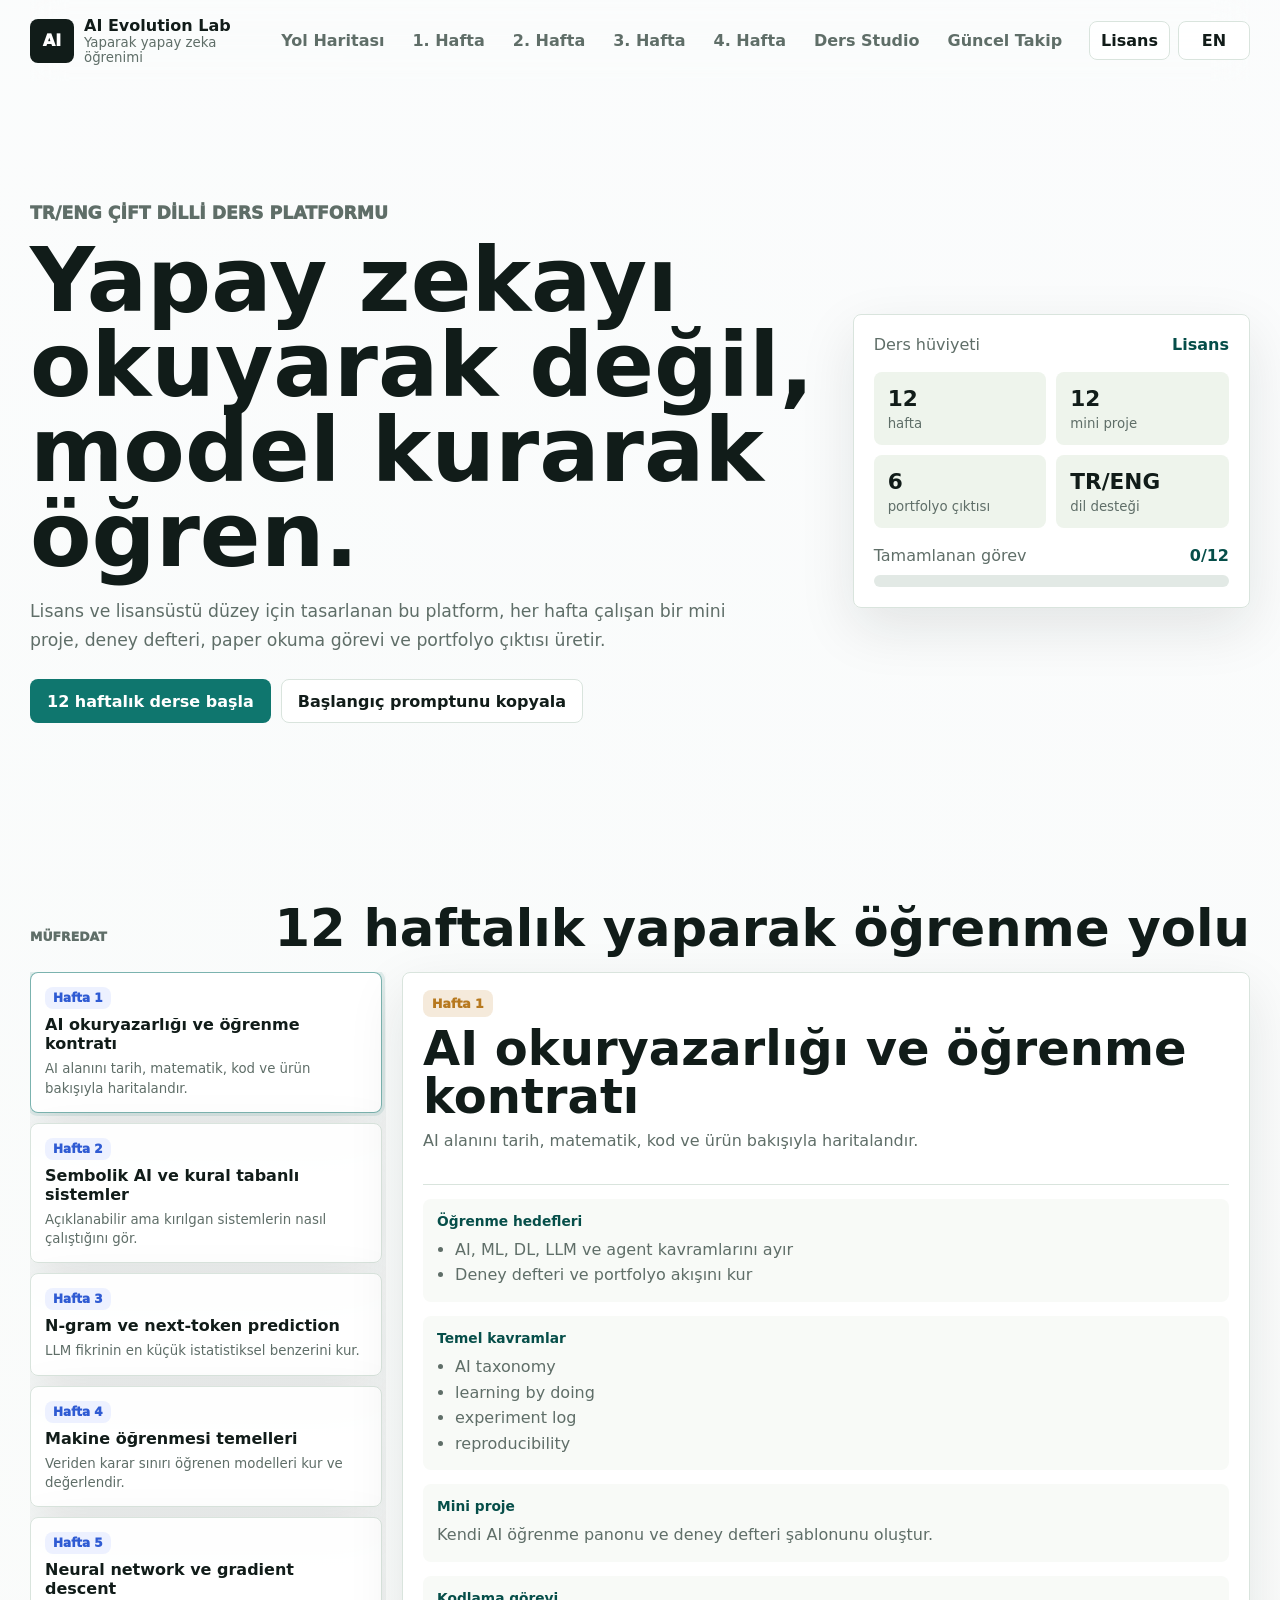
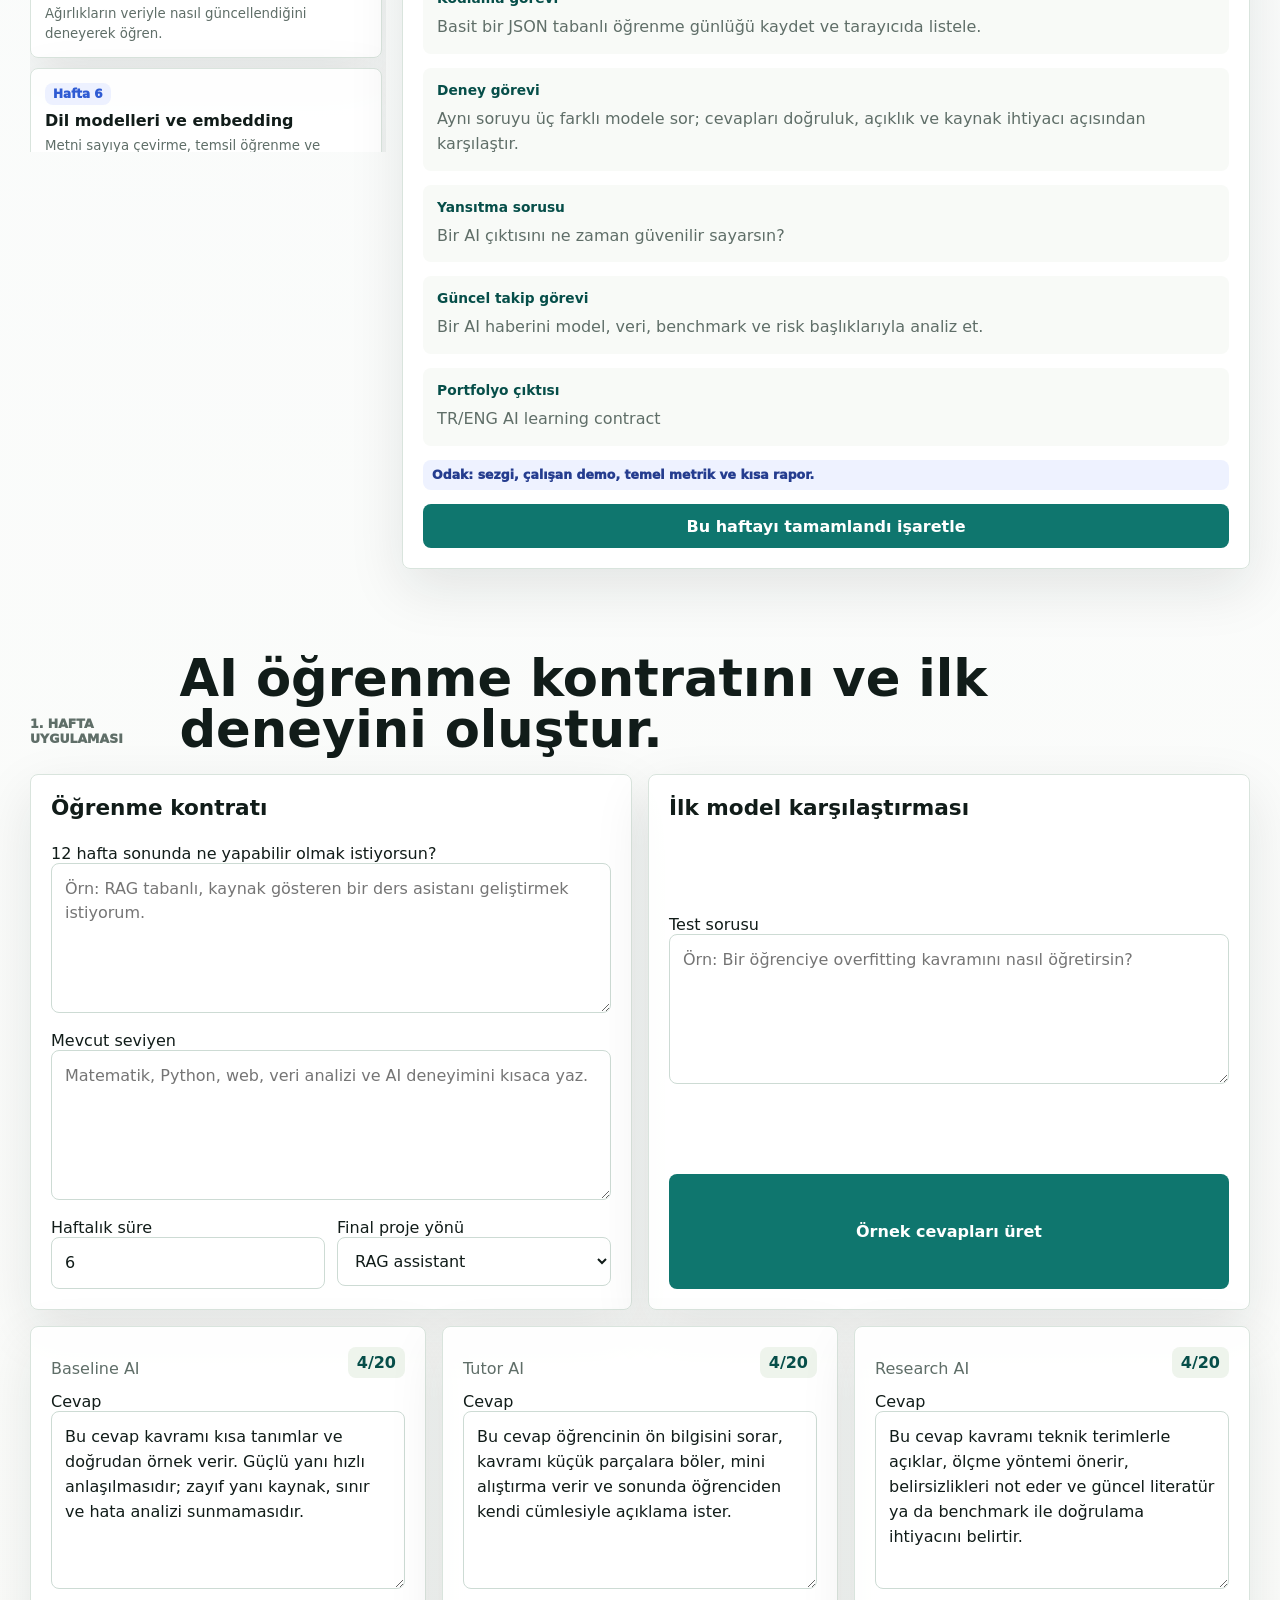
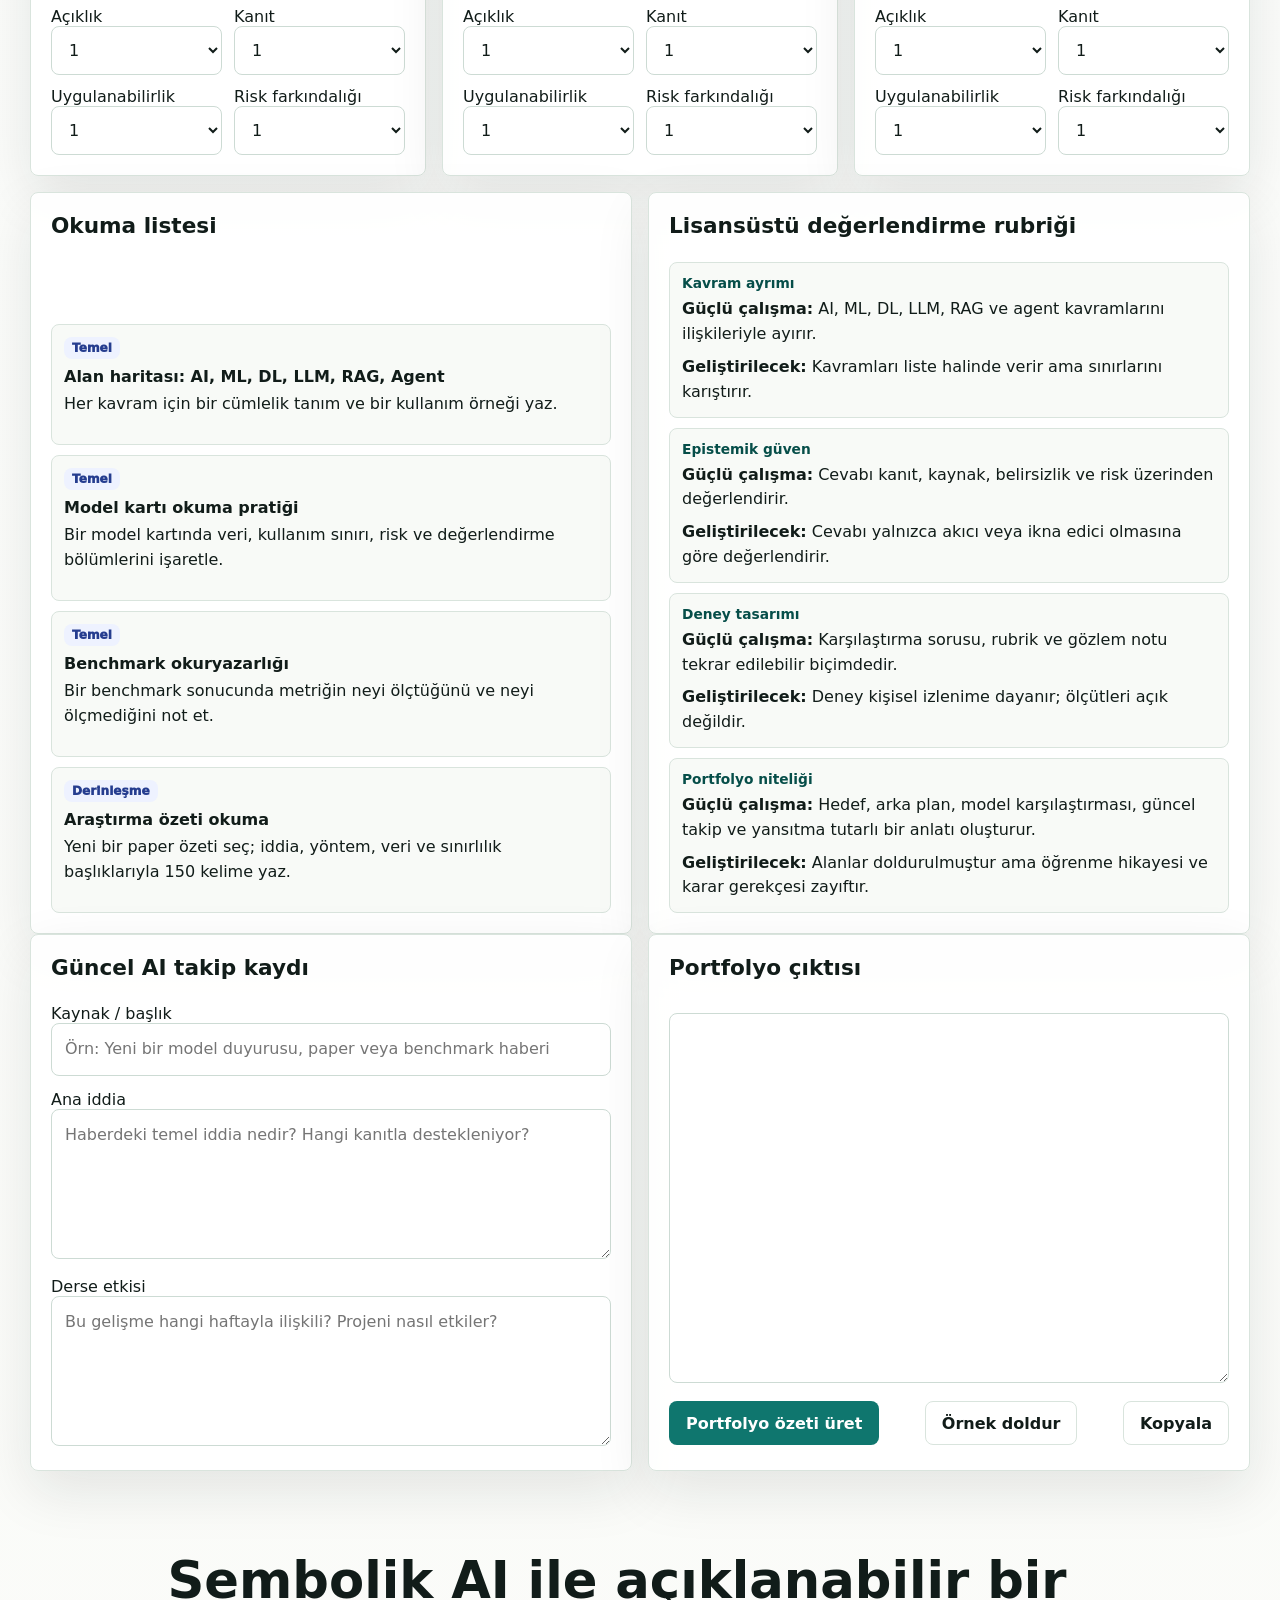
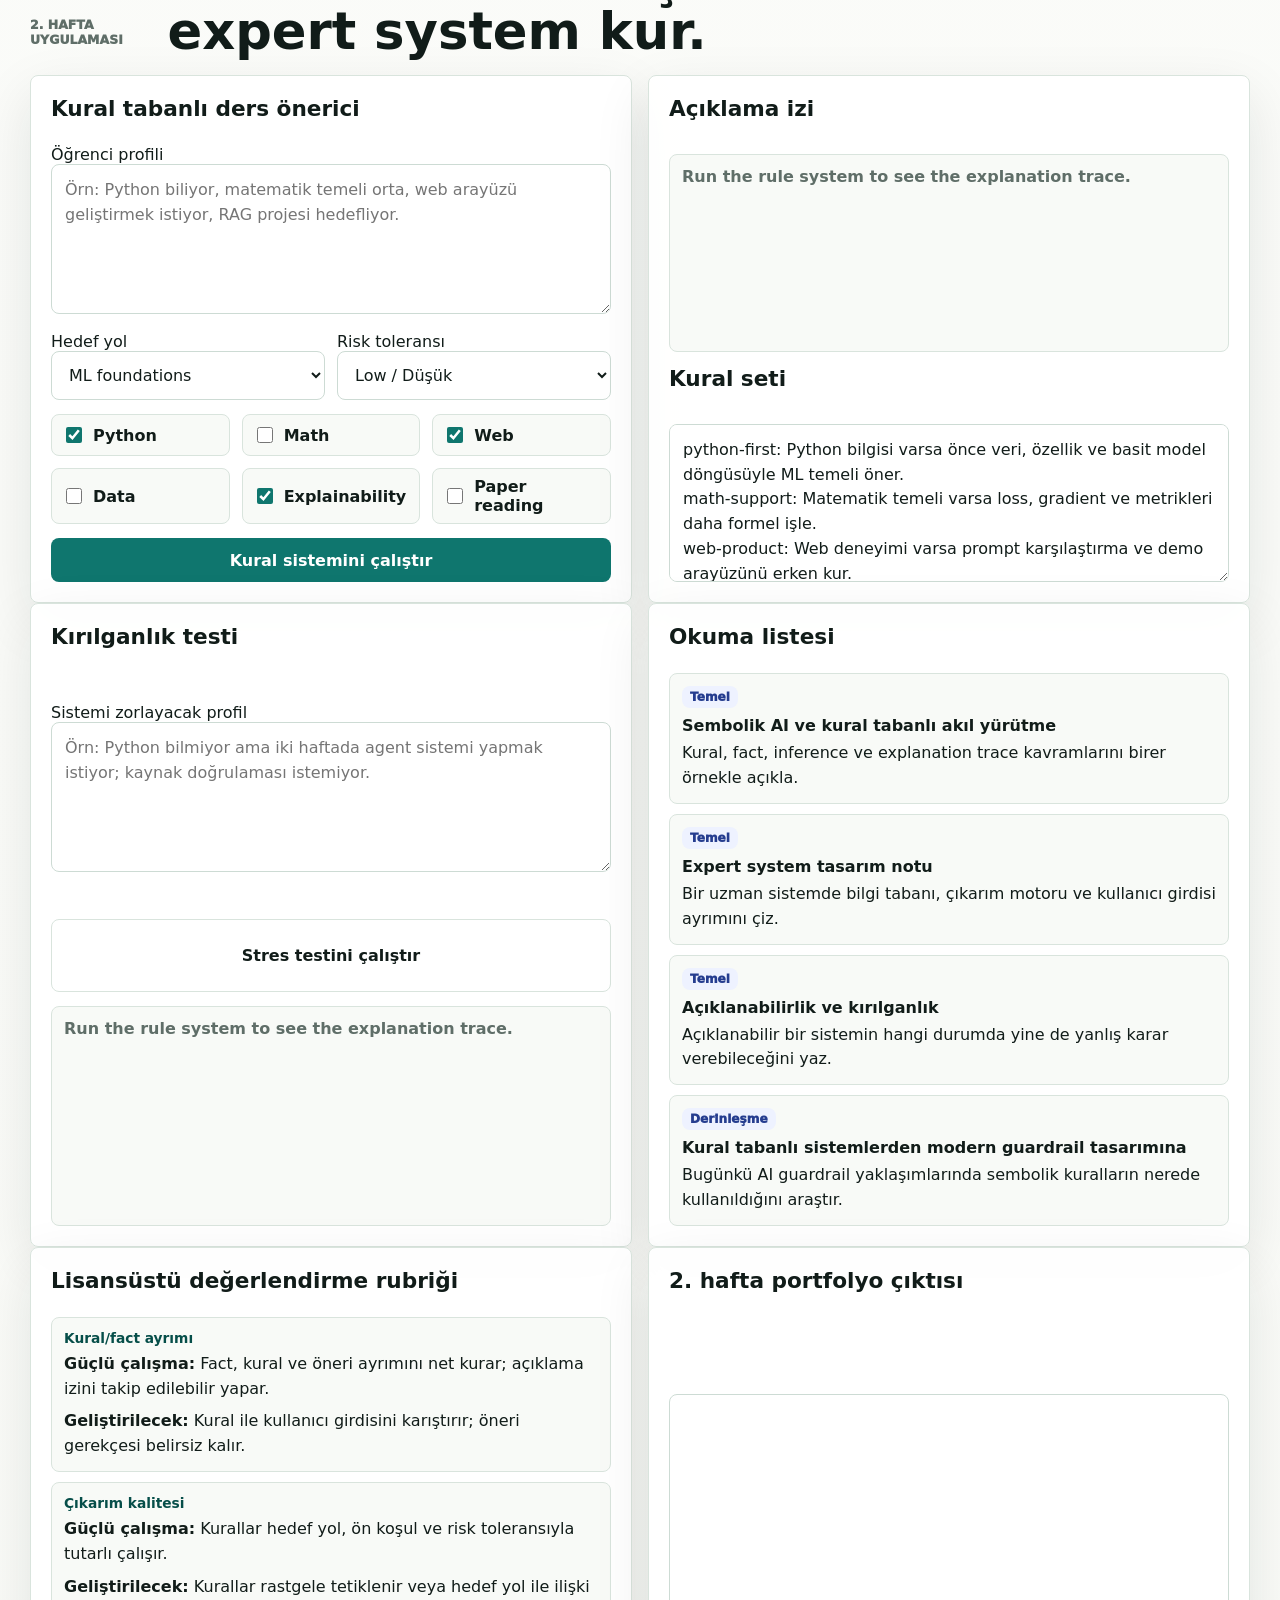
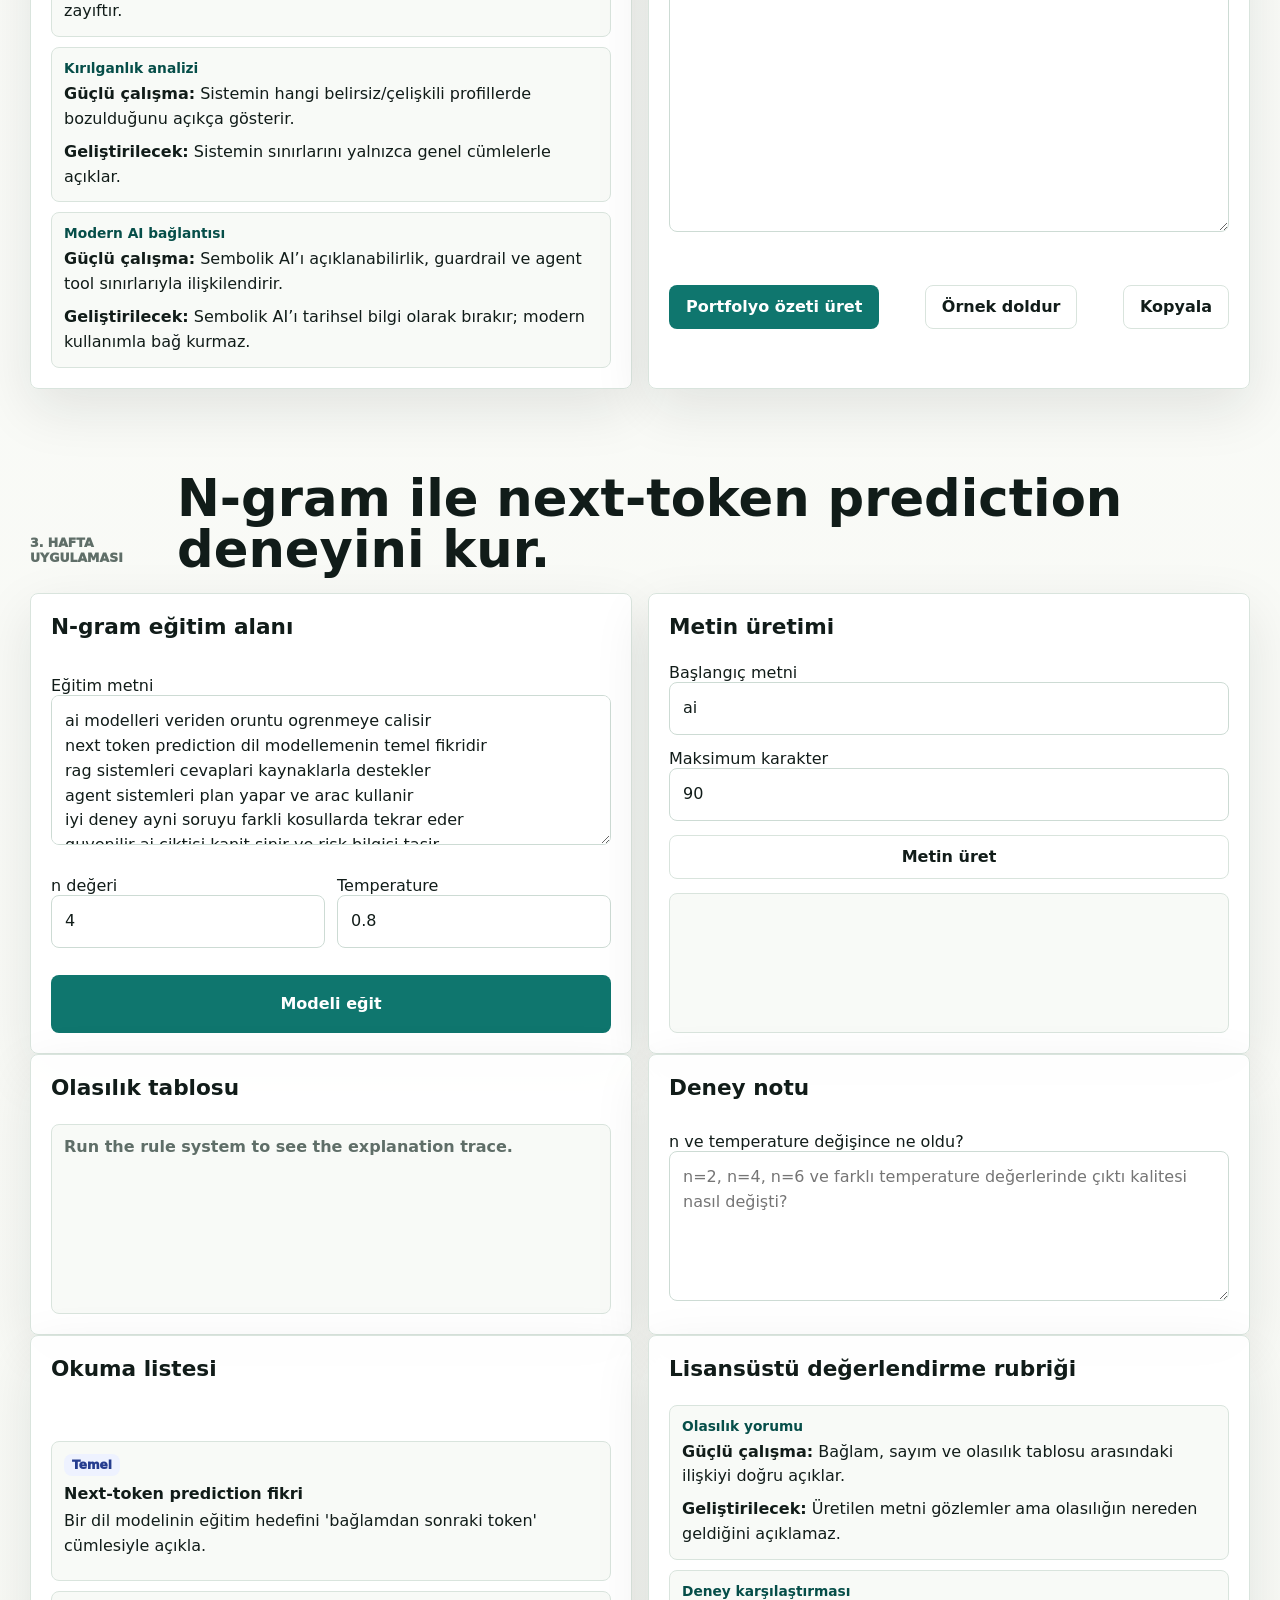
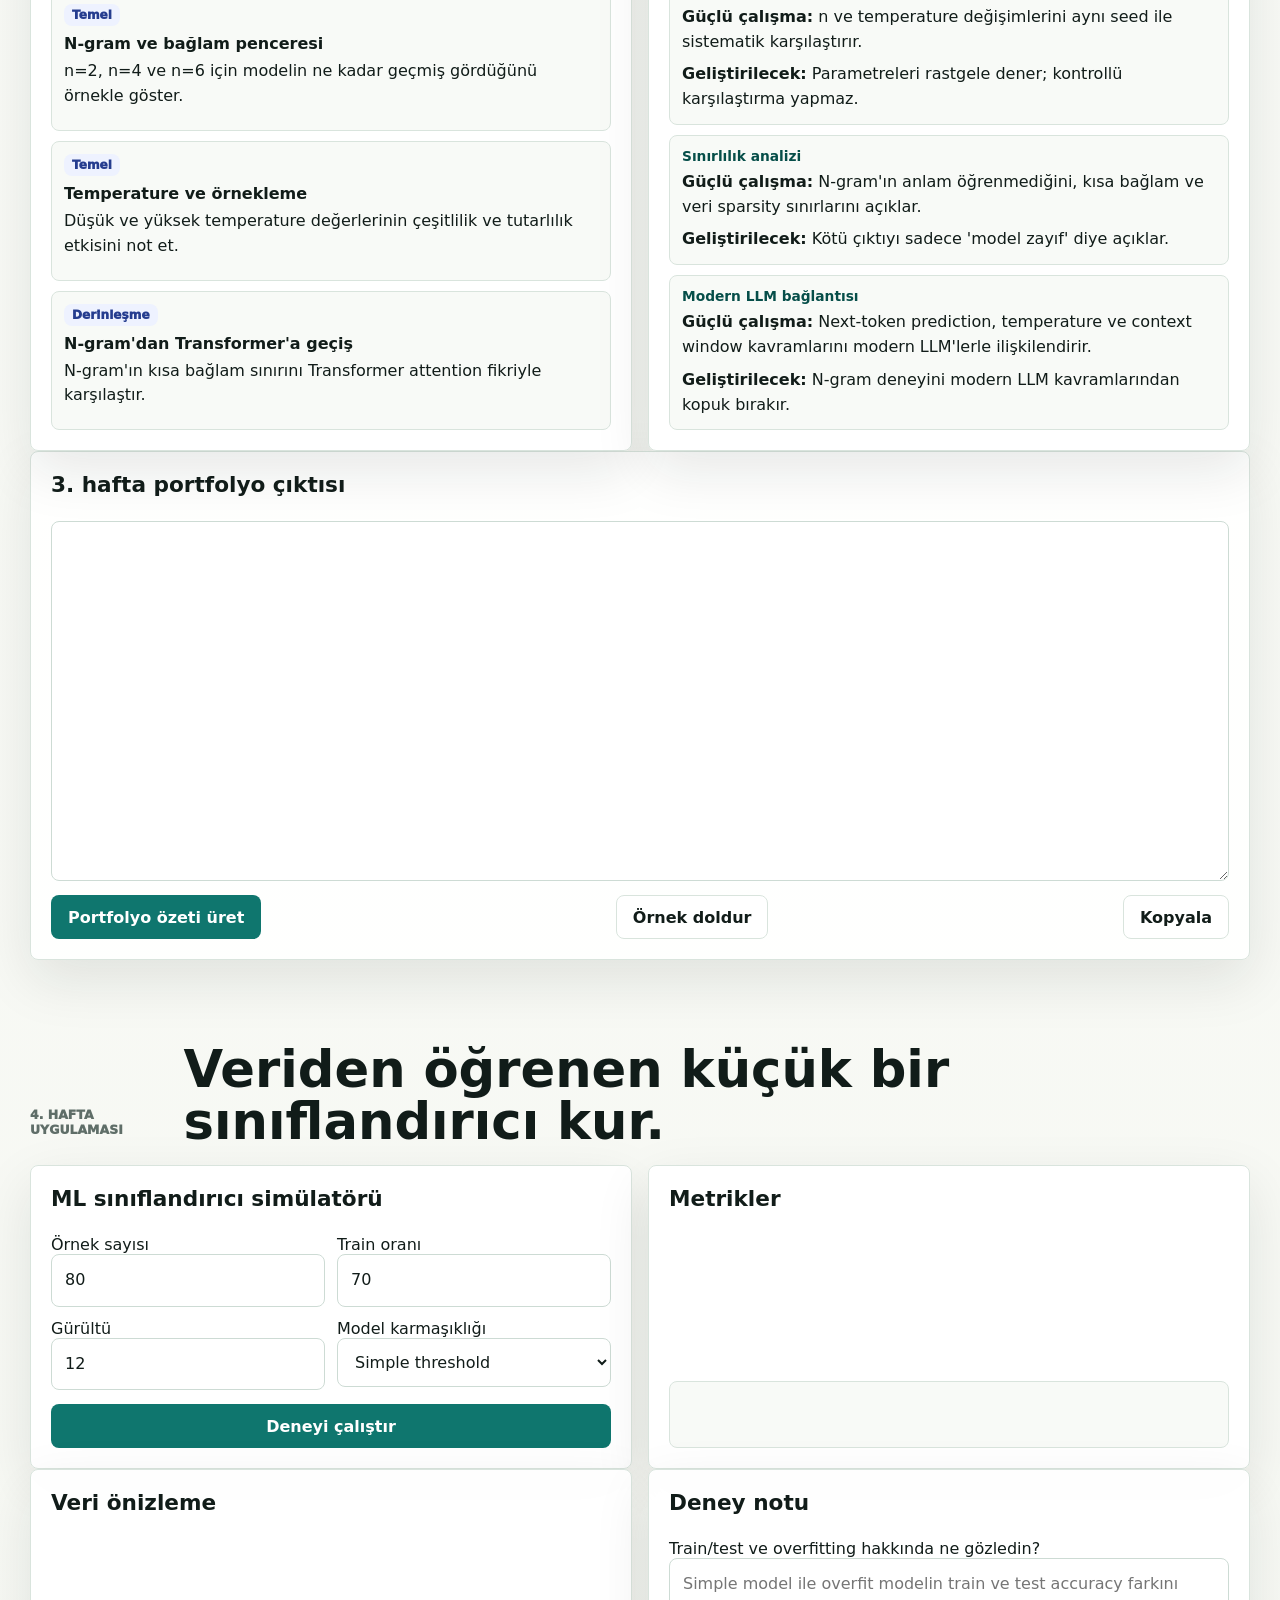
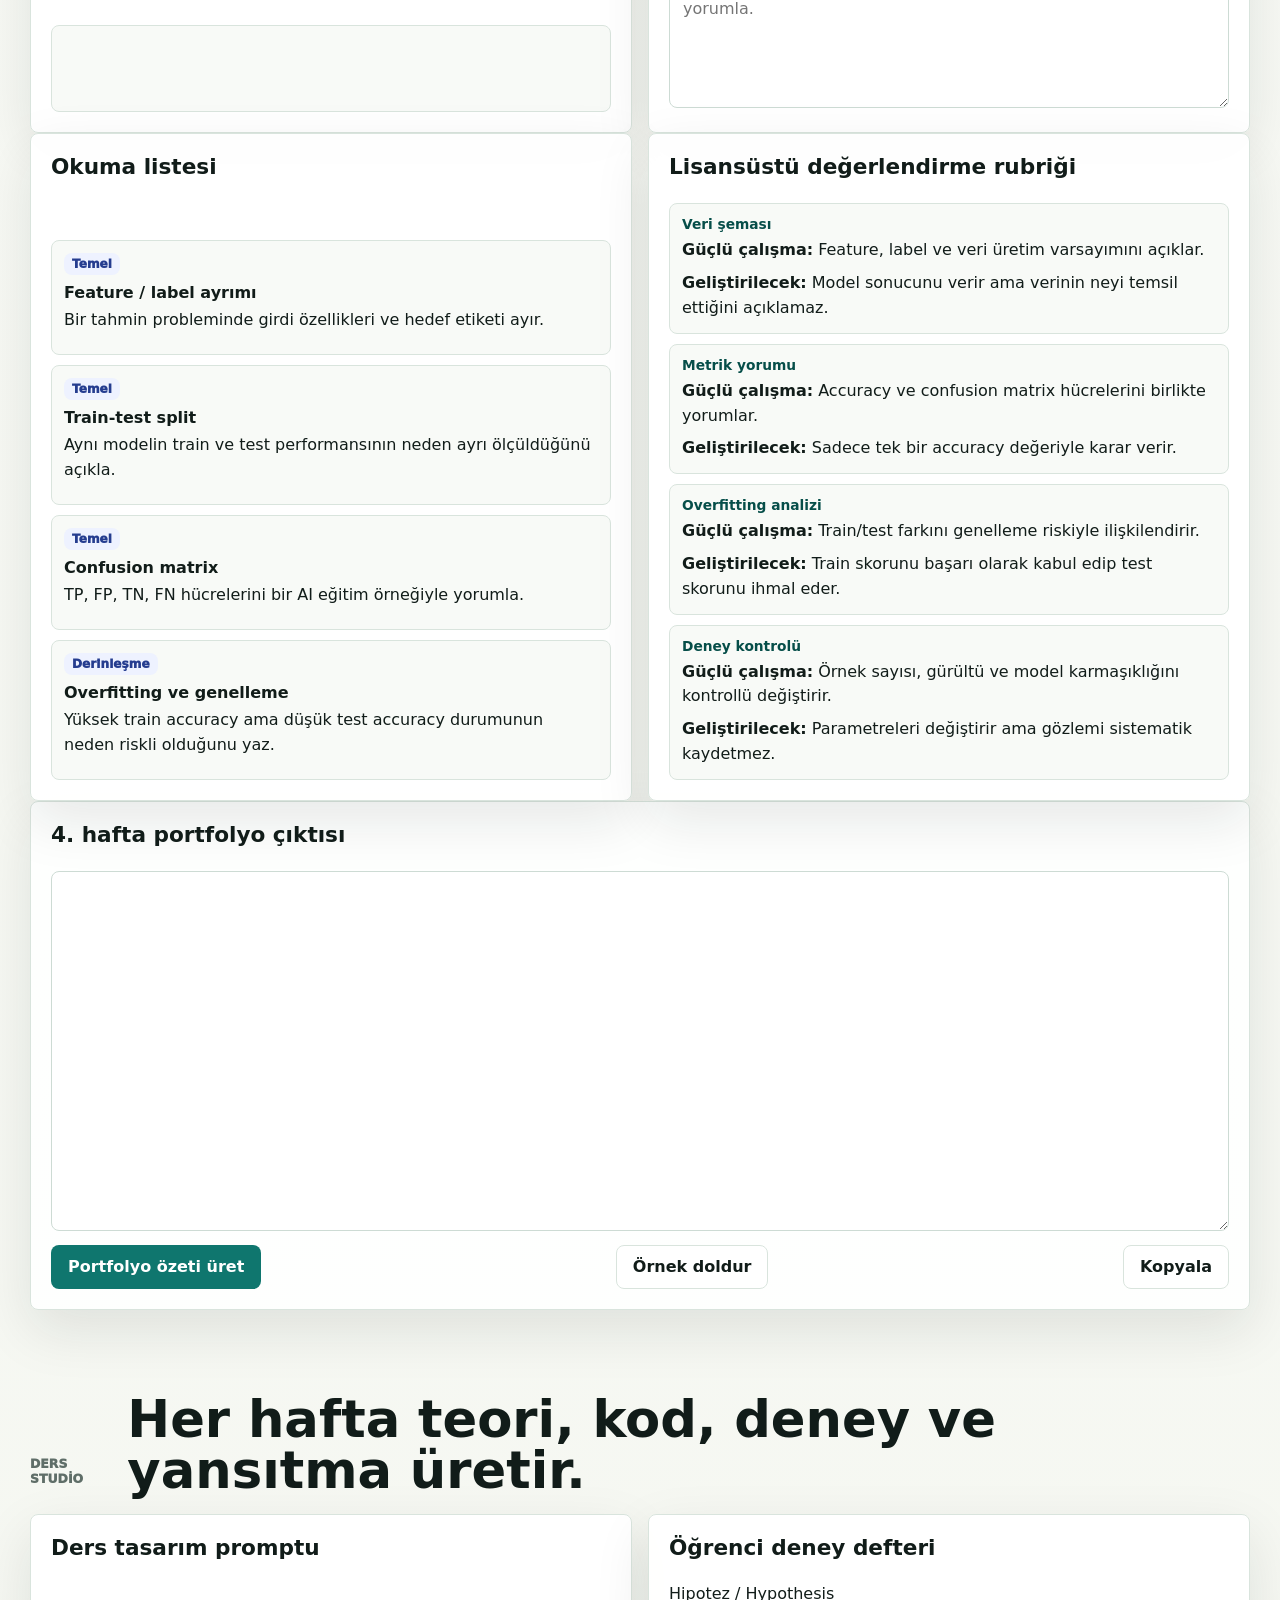
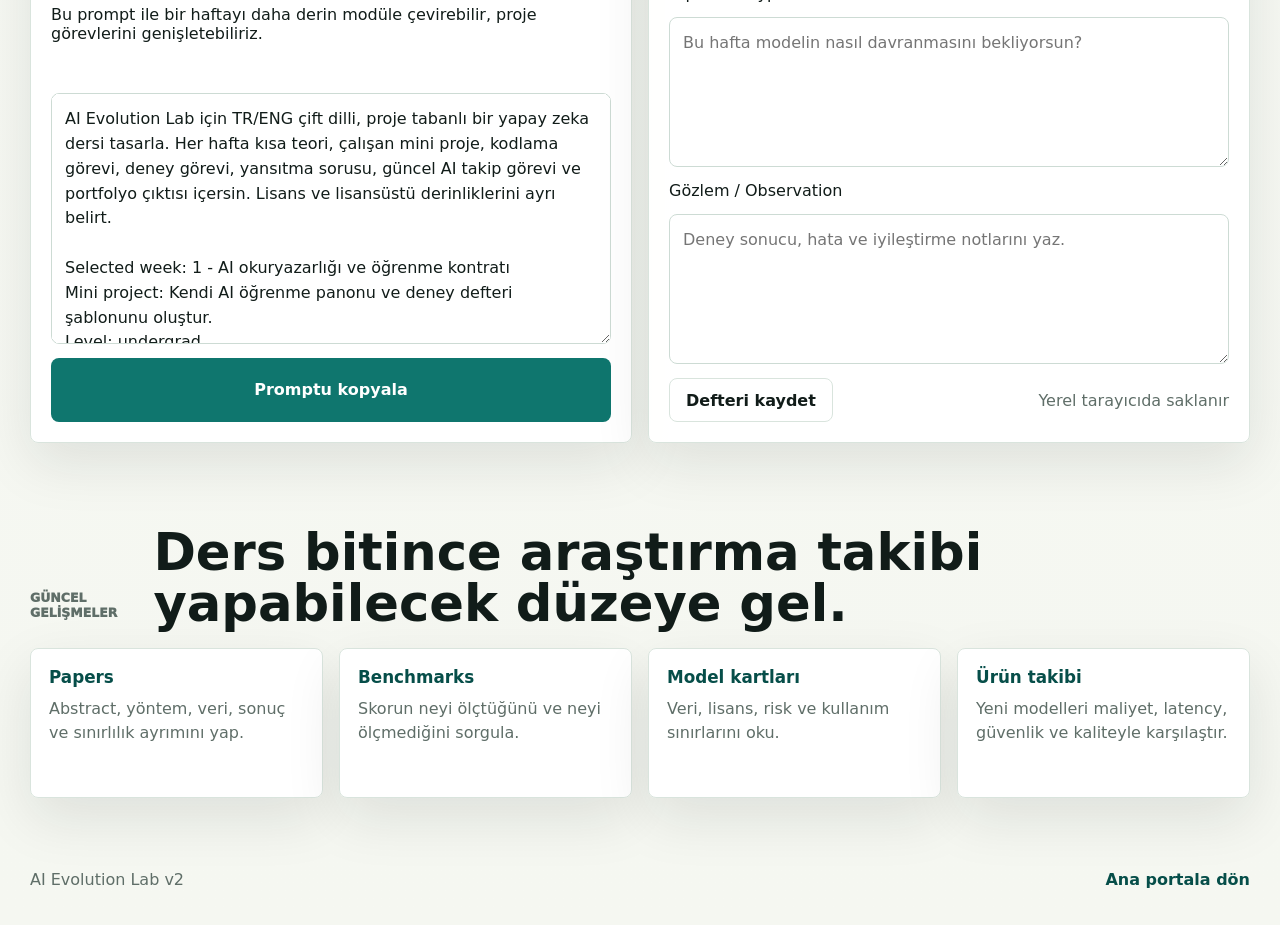
<file: index.html>
<!doctype html>
<html lang="tr">
  <head>
    <meta charset="UTF-8" />
    <meta name="viewport" content="width=device-width, initial-scale=1.0" />
    <title>AI Evolution Lab</title>
    <meta
      name="description"
      content="TR/ENG proje tabanli yapay zeka dersi: machine learning, deep learning, LLM, RAG, agents ve guncel AI okuryazarligi."
    />
    <link rel="stylesheet" href="styles.css" />
  </head>
  <body>
    <header class="app-header">
      <a class="brand" href="./" aria-label="AI Evolution Lab">
        <span class="brand-mark" aria-hidden="true">AI</span>
        <span>
          <strong>AI Evolution Lab</strong>
          <small data-i18n="brandSub">Yaparak yapay zeka öğrenimi</small>
        </span>
      </a>

      <nav aria-label="Course sections">
        <a href="#roadmap" data-i18n="navRoadmap">Yol Haritası</a>
        <a href="#week1" data-i18n="navWeek1">1. Hafta</a>
        <a href="#week2" data-i18n="navWeek2">2. Hafta</a>
        <a href="#week3" data-i18n="navWeek3">3. Hafta</a>
        <a href="#week4" data-i18n="navWeek4">4. Hafta</a>
        <a href="#studio" data-i18n="navStudio">Ders Studio</a>
        <a href="#research" data-i18n="navResearch">Güncel Takip</a>
      </nav>

      <div class="header-actions">
        <button class="chip-button" id="levelToggle" type="button">Lisans</button>
        <button class="chip-button" id="langToggle" type="button">EN</button>
      </div>
    </header>

    <main>
      <section class="hero" aria-labelledby="hero-title">
        <div class="hero-copy">
          <p class="eyebrow" data-i18n="heroEyebrow">TR/ENG çift dilli ders platformu</p>
          <h1 id="hero-title" data-i18n="heroTitle">Yapay zekayı okuyarak değil, model kurarak öğren.</h1>
          <p data-i18n="heroText">
            Lisans ve lisansüstü düzey için tasarlanan bu platform, her hafta çalışan bir mini proje,
            deney defteri, paper okuma görevi ve portfolyo çıktısı üretir.
          </p>
          <div class="hero-actions">
            <a class="primary-button" href="#roadmap" data-i18n="startButton">12 haftalık derse başla</a>
            <button class="secondary-button" id="copyPromptButton" type="button" data-i18n="copyPrompt">
              Başlangıç promptunu kopyala
            </button>
          </div>
        </div>

        <aside class="hero-panel" aria-label="Course summary">
          <div class="panel-title">
            <span data-i18n="courseIdentity">Ders hüviyeti</span>
            <strong id="courseLevel">Lisans</strong>
          </div>
          <div class="stat-grid">
            <span><strong>12</strong><small data-i18n="weeksLabel">hafta</small></span>
            <span><strong>12</strong><small data-i18n="projectsLabel">mini proje</small></span>
            <span><strong>6</strong><small data-i18n="portfolioLabel">portfolyo çıktısı</small></span>
            <span><strong>TR/ENG</strong><small data-i18n="languageLabel">dil desteği</small></span>
          </div>
          <div class="progress-card">
            <div>
              <span data-i18n="progressLabel">Tamamlanan görev</span>
              <strong id="progressText">0/12</strong>
            </div>
            <div class="progress-track"><span id="progressBar"></span></div>
          </div>
        </aside>
      </section>

      <section class="roadmap" id="roadmap" aria-labelledby="roadmap-title">
        <div class="section-heading">
          <p class="eyebrow" data-i18n="roadmapEyebrow">Müfredat</p>
          <h2 id="roadmap-title" data-i18n="roadmapTitle">12 haftalık yaparak öğrenme yolu</h2>
        </div>
        <div class="roadmap-layout">
          <div class="week-list" id="weekList"></div>
          <article class="week-detail panel" id="weekDetail"></article>
        </div>
      </section>

      <section class="week-lab" id="week1" aria-labelledby="week1-title">
        <div class="section-heading">
          <p class="eyebrow" data-i18n="week1Eyebrow">1. hafta uygulaması</p>
          <h2 id="week1-title" data-i18n="week1Title">AI öğrenme kontratını ve ilk deneyini oluştur.</h2>
        </div>

        <div class="week1-grid">
          <section class="panel lab-panel">
            <h3 data-i18n="contractTitle">Öğrenme kontratı</h3>
            <label>
              <span data-i18n="learnerGoalLabel">12 hafta sonunda ne yapabilir olmak istiyorsun?</span>
              <textarea id="learnerGoalInput" data-placeholder-tr="Örn: RAG tabanlı, kaynak gösteren bir ders asistanı geliştirmek istiyorum." data-placeholder-en="Example: I want to build a sourced RAG-based course assistant."></textarea>
            </label>
            <label>
              <span data-i18n="backgroundLabel">Mevcut seviyen</span>
              <textarea id="backgroundInput" data-placeholder-tr="Matematik, Python, web, veri analizi ve AI deneyimini kısaca yaz." data-placeholder-en="Briefly describe your math, Python, web, data analysis, and AI background."></textarea>
            </label>
            <div class="compact-grid">
              <label>
                <span data-i18n="timeLabel">Haftalık süre</span>
                <input id="timeInput" type="number" min="1" max="40" value="6" />
              </label>
              <label>
                <span data-i18n="capstoneLabel">Final proje yönü</span>
                <select id="capstoneSelect">
                  <option value="rag">RAG assistant</option>
                  <option value="agent">Tool-using agent</option>
                  <option value="education">AI education product</option>
                  <option value="evaluation">Model evaluation lab</option>
                </select>
              </label>
            </div>
          </section>

          <section class="panel lab-panel">
            <h3 data-i18n="comparisonTitle">İlk model karşılaştırması</h3>
            <label>
              <span data-i18n="comparisonPromptLabel">Test sorusu</span>
              <textarea id="comparisonPromptInput" data-placeholder-tr="Örn: Bir öğrenciye overfitting kavramını nasıl öğretirsin?" data-placeholder-en="Example: How would you teach overfitting to a student?"></textarea>
            </label>
            <button class="primary-button full-button" id="generateComparisonButton" type="button" data-i18n="generateComparison">
              Örnek cevapları üret
            </button>
          </section>
        </div>

        <div class="model-grid" id="modelComparisonGrid"></div>

        <div class="academic-grid">
          <section class="panel lab-panel">
            <h3 data-i18n="readingListTitle">Okuma listesi</h3>
            <div class="resource-list" id="week1ReadingList"></div>
          </section>

          <section class="panel lab-panel">
            <h3 data-i18n="graduateRubricTitle">Lisansüstü değerlendirme rubriği</h3>
            <div class="rubric-list" id="week1RubricList"></div>
          </section>
        </div>

        <div class="week1-grid">
          <section class="panel lab-panel">
            <h3 data-i18n="newsTitle">Güncel AI takip kaydı</h3>
            <label>
              <span data-i18n="newsSourceLabel">Kaynak / başlık</span>
              <input id="newsSourceInput" type="text" data-placeholder-tr="Örn: Yeni bir model duyurusu, paper veya benchmark haberi" data-placeholder-en="Example: A new model release, paper, or benchmark news" />
            </label>
            <label>
              <span data-i18n="newsClaimLabel">Ana iddia</span>
              <textarea id="newsClaimInput" data-placeholder-tr="Haberdeki temel iddia nedir? Hangi kanıtla destekleniyor?" data-placeholder-en="What is the main claim? What evidence supports it?"></textarea>
            </label>
            <label>
              <span data-i18n="newsImpactLabel">Derse etkisi</span>
              <textarea id="newsImpactInput" data-placeholder-tr="Bu gelişme hangi haftayla ilişkili? Projeni nasıl etkiler?" data-placeholder-en="Which week is this related to? How could it affect your project?"></textarea>
            </label>
          </section>

          <section class="panel lab-panel">
            <h3 data-i18n="portfolioDraftTitle">Portfolyo çıktısı</h3>
            <textarea id="portfolioOutput" spellcheck="false"></textarea>
            <div class="notes-actions">
              <button class="primary-button" id="buildPortfolioButton" type="button" data-i18n="buildPortfolio">Portfolyo özeti üret</button>
              <button class="secondary-button" id="examplePortfolioButton" type="button" data-i18n="examplePortfolio">Örnek doldur</button>
              <button class="secondary-button" id="copyPortfolioButton" type="button" data-i18n="copyPortfolio">Kopyala</button>
            </div>
          </section>
        </div>
      </section>

      <section class="week-lab" id="week2" aria-labelledby="week2-title">
        <div class="section-heading">
          <p class="eyebrow" data-i18n="week2Eyebrow">2. hafta uygulaması</p>
          <h2 id="week2-title" data-i18n="week2Title">Sembolik AI ile açıklanabilir bir expert system kur.</h2>
        </div>

        <div class="week1-grid">
          <section class="panel lab-panel">
            <h3 data-i18n="ruleSystemTitle">Kural tabanlı ders önerici</h3>
            <label>
              <span data-i18n="learnerProfileLabel">Öğrenci profili</span>
              <textarea id="ruleProfileInput" data-placeholder-tr="Örn: Python biliyor, matematik temeli orta, web arayüzü geliştirmek istiyor, RAG projesi hedefliyor." data-placeholder-en="Example: Knows Python, has intermediate math, wants to build web interfaces, targets a RAG project."></textarea>
            </label>
            <div class="compact-grid">
              <label>
                <span data-i18n="targetTrackLabel">Hedef yol</span>
                <select id="targetTrackSelect">
                  <option value="ml">ML foundations</option>
                  <option value="llm">LLM engineering</option>
                  <option value="rag">RAG systems</option>
                  <option value="agent">Agent systems</option>
                </select>
              </label>
              <label>
                <span data-i18n="riskToleranceLabel">Risk toleransı</span>
                <select id="riskToleranceSelect">
                  <option value="low">Low / Düşük</option>
                  <option value="medium">Medium / Orta</option>
                  <option value="high">High / Yüksek</option>
                </select>
              </label>
            </div>
            <div class="fact-grid" id="factGrid">
              <label><input type="checkbox" value="python" checked /> Python</label>
              <label><input type="checkbox" value="math" /> Math</label>
              <label><input type="checkbox" value="web" checked /> Web</label>
              <label><input type="checkbox" value="data" /> Data</label>
              <label><input type="checkbox" value="explain" checked /> Explainability</label>
              <label><input type="checkbox" value="research" /> Paper reading</label>
            </div>
            <button class="primary-button full-button" id="runRuleSystemButton" type="button" data-i18n="runRuleSystem">
              Kural sistemini çalıştır
            </button>
          </section>

          <section class="panel lab-panel">
            <h3 data-i18n="ruleOutputTitle">Açıklama izi</h3>
            <div class="rule-output" id="ruleOutput"></div>
            <h3 data-i18n="ruleEditorTitle">Kural seti</h3>
            <textarea id="ruleEditor" spellcheck="false"></textarea>
          </section>
        </div>

        <div class="week1-grid">
          <section class="panel lab-panel">
            <h3 data-i18n="stressTestTitle">Kırılganlık testi</h3>
            <label>
              <span data-i18n="stressCaseLabel">Sistemi zorlayacak profil</span>
              <textarea id="stressCaseInput" data-placeholder-tr="Örn: Python bilmiyor ama iki haftada agent sistemi yapmak istiyor; kaynak doğrulaması istemiyor." data-placeholder-en="Example: Does not know Python but wants to build an agent system in two weeks; does not want source verification."></textarea>
            </label>
            <button class="secondary-button full-button" id="runStressTestButton" type="button" data-i18n="runStressTest">
              Stres testini çalıştır
            </button>
            <div class="rule-output" id="stressOutput"></div>
          </section>

          <section class="panel lab-panel">
            <h3 data-i18n="readingListTitle">Okuma listesi</h3>
            <div class="resource-list" id="week2ReadingList"></div>
          </section>
        </div>

        <div class="academic-grid">
          <section class="panel lab-panel">
            <h3 data-i18n="graduateRubricTitle">Lisansüstü değerlendirme rubriği</h3>
            <div class="rubric-list" id="week2RubricList"></div>
          </section>

          <section class="panel lab-panel">
            <h3 data-i18n="week2PortfolioTitle">2. hafta portfolyo çıktısı</h3>
            <textarea id="week2PortfolioOutput" spellcheck="false"></textarea>
            <div class="notes-actions">
              <button class="primary-button" id="buildWeek2PortfolioButton" type="button" data-i18n="buildPortfolio">Portfolyo özeti üret</button>
              <button class="secondary-button" id="exampleWeek2Button" type="button" data-i18n="examplePortfolio">Örnek doldur</button>
              <button class="secondary-button" id="copyWeek2PortfolioButton" type="button" data-i18n="copyPortfolio">Kopyala</button>
            </div>
          </section>
        </div>
      </section>

      <section class="week-lab" id="week3" aria-labelledby="week3-title">
        <div class="section-heading">
          <p class="eyebrow" data-i18n="week3Eyebrow">3. hafta uygulaması</p>
          <h2 id="week3-title" data-i18n="week3Title">N-gram ile next-token prediction deneyini kur.</h2>
        </div>

        <div class="week1-grid">
          <section class="panel lab-panel">
            <h3 data-i18n="ngramTrainerTitle">N-gram eğitim alanı</h3>
            <label>
              <span data-i18n="trainingTextLabel">Eğitim metni</span>
              <textarea id="ngramTrainingInput" spellcheck="false"></textarea>
            </label>
            <div class="compact-grid">
              <label>
                <span data-i18n="nValueLabel">n değeri</span>
                <input id="ngramNInput" type="number" min="2" max="8" value="4" />
              </label>
              <label>
                <span data-i18n="temperatureLabel">Temperature</span>
                <input id="ngramTemperatureInput" type="number" min="0.2" max="2" step="0.1" value="0.8" />
              </label>
            </div>
            <button class="primary-button full-button" id="trainNgramButton" type="button" data-i18n="trainNgram">
              Modeli eğit
            </button>
          </section>

          <section class="panel lab-panel">
            <h3 data-i18n="generationTitle">Metin üretimi</h3>
            <label>
              <span data-i18n="seedTextLabel">Başlangıç metni</span>
              <input id="ngramSeedInput" type="text" value="ai" />
            </label>
            <label>
              <span data-i18n="maxLengthLabel">Maksimum karakter</span>
              <input id="ngramMaxInput" type="number" min="20" max="240" value="90" />
            </label>
            <button class="secondary-button full-button" id="generateNgramButton" type="button" data-i18n="generateNgram">
              Metin üret
            </button>
            <output class="text-output" id="ngramOutput"></output>
          </section>
        </div>

        <div class="academic-grid">
          <section class="panel lab-panel">
            <h3 data-i18n="probabilityTitle">Olasılık tablosu</h3>
            <div class="rule-output" id="ngramProbabilityOutput"></div>
          </section>

          <section class="panel lab-panel">
            <h3 data-i18n="experimentLogTitle">Deney notu</h3>
            <label>
              <span data-i18n="experimentObservationLabel">n ve temperature değişince ne oldu?</span>
              <textarea id="ngramObservationInput" data-placeholder-tr="n=2, n=4, n=6 ve farklı temperature değerlerinde çıktı kalitesi nasıl değişti?" data-placeholder-en="How did output quality change for n=2, n=4, n=6 and different temperature values?"></textarea>
            </label>
          </section>
        </div>

        <div class="academic-grid">
          <section class="panel lab-panel">
            <h3 data-i18n="readingListTitle">Okuma listesi</h3>
            <div class="resource-list" id="week3ReadingList"></div>
          </section>

          <section class="panel lab-panel">
            <h3 data-i18n="graduateRubricTitle">Lisansüstü değerlendirme rubriği</h3>
            <div class="rubric-list" id="week3RubricList"></div>
          </section>
        </div>

        <section class="panel lab-panel">
          <h3 data-i18n="week3PortfolioTitle">3. hafta portfolyo çıktısı</h3>
          <textarea id="week3PortfolioOutput" spellcheck="false"></textarea>
          <div class="notes-actions">
            <button class="primary-button" id="buildWeek3PortfolioButton" type="button" data-i18n="buildPortfolio">Portfolyo özeti üret</button>
            <button class="secondary-button" id="exampleWeek3Button" type="button" data-i18n="examplePortfolio">Örnek doldur</button>
            <button class="secondary-button" id="copyWeek3PortfolioButton" type="button" data-i18n="copyPortfolio">Kopyala</button>
          </div>
        </section>
      </section>

      <section class="week-lab" id="week4" aria-labelledby="week4-title">
        <div class="section-heading">
          <p class="eyebrow" data-i18n="week4Eyebrow">4. hafta uygulaması</p>
          <h2 id="week4-title" data-i18n="week4Title">Veriden öğrenen küçük bir sınıflandırıcı kur.</h2>
        </div>

        <div class="week1-grid">
          <section class="panel lab-panel">
            <h3 data-i18n="classifierTitle">ML sınıflandırıcı simülatörü</h3>
            <div class="compact-grid">
              <label>
                <span data-i18n="sampleCountLabel">Örnek sayısı</span>
                <input id="mlSampleInput" type="number" min="20" max="240" value="80" />
              </label>
              <label>
                <span data-i18n="trainRatioLabel">Train oranı</span>
                <input id="mlTrainRatioInput" type="number" min="50" max="90" value="70" />
              </label>
              <label>
                <span data-i18n="noiseLabel">Gürültü</span>
                <input id="mlNoiseInput" type="number" min="0" max="35" value="12" />
              </label>
              <label>
                <span data-i18n="modelComplexityLabel">Model karmaşıklığı</span>
                <select id="mlComplexitySelect">
                  <option value="simple">Simple threshold</option>
                  <option value="overfit">Overfit memorizer</option>
                </select>
              </label>
            </div>
            <button class="primary-button full-button" id="runMlButton" type="button" data-i18n="runMl">
              Deneyi çalıştır
            </button>
          </section>

          <section class="panel lab-panel">
            <h3 data-i18n="metricsTitle">Metrikler</h3>
            <div class="stat-grid" id="mlMetricGrid"></div>
            <div class="confusion-matrix" id="mlConfusionMatrix"></div>
          </section>
        </div>

        <div class="academic-grid">
          <section class="panel lab-panel">
            <h3 data-i18n="datasetPreviewTitle">Veri önizleme</h3>
            <div class="data-table" id="mlDataPreview"></div>
          </section>

          <section class="panel lab-panel">
            <h3 data-i18n="experimentLogTitle">Deney notu</h3>
            <label>
              <span data-i18n="mlObservationLabel">Train/test ve overfitting hakkında ne gözledin?</span>
              <textarea id="mlObservationInput" data-placeholder-tr="Simple model ile overfit modelin train ve test accuracy farkını yorumla." data-placeholder-en="Interpret the train/test accuracy gap between the simple and overfit model."></textarea>
            </label>
          </section>
        </div>

        <div class="academic-grid">
          <section class="panel lab-panel">
            <h3 data-i18n="readingListTitle">Okuma listesi</h3>
            <div class="resource-list" id="week4ReadingList"></div>
          </section>

          <section class="panel lab-panel">
            <h3 data-i18n="graduateRubricTitle">Lisansüstü değerlendirme rubriği</h3>
            <div class="rubric-list" id="week4RubricList"></div>
          </section>
        </div>

        <section class="panel lab-panel">
          <h3 data-i18n="week4PortfolioTitle">4. hafta portfolyo çıktısı</h3>
          <textarea id="week4PortfolioOutput" spellcheck="false"></textarea>
          <div class="notes-actions">
            <button class="primary-button" id="buildWeek4PortfolioButton" type="button" data-i18n="buildPortfolio">Portfolyo özeti üret</button>
            <button class="secondary-button" id="exampleWeek4Button" type="button" data-i18n="examplePortfolio">Örnek doldur</button>
            <button class="secondary-button" id="copyWeek4PortfolioButton" type="button" data-i18n="copyPortfolio">Kopyala</button>
          </div>
        </section>
      </section>

      <section class="studio" id="studio" aria-labelledby="studio-title">
        <div class="section-heading">
          <p class="eyebrow" data-i18n="studioEyebrow">Ders studio</p>
          <h2 id="studio-title" data-i18n="studioTitle">Her hafta teori, kod, deney ve yansıtma üretir.</h2>
        </div>
        <div class="studio-grid">
          <section class="panel">
            <h3 data-i18n="promptTitle">Ders tasarım promptu</h3>
            <p data-i18n="promptText">
              Bu prompt ile bir haftayı daha derin modüle çevirebilir, proje görevlerini genişletebiliriz.
            </p>
            <textarea id="promptOutput" spellcheck="false"></textarea>
            <button class="primary-button full-button" id="copyStudioPrompt" type="button" data-i18n="copyPromptShort">
              Promptu kopyala
            </button>
          </section>

          <section class="panel notebook-panel">
            <h3 data-i18n="notebookTitle">Öğrenci deney defteri</h3>
            <label>
              <span data-i18n="hypothesisLabel">Hipotez / Hypothesis</span>
              <textarea id="hypothesisInput" data-placeholder-tr="Bu hafta modelin nasıl davranmasını bekliyorsun?" data-placeholder-en="What do you expect the model to do this week?"></textarea>
            </label>
            <label>
              <span data-i18n="observationLabel">Gözlem / Observation</span>
              <textarea id="observationInput" data-placeholder-tr="Deney sonucu, hata ve iyileştirme notlarını yaz." data-placeholder-en="Write experiment results, errors, and improvement notes."></textarea>
            </label>
            <div class="notes-actions">
              <button class="secondary-button" id="saveNotebookButton" type="button" data-i18n="saveNotebook">Defteri kaydet</button>
              <span id="saveState" data-i18n="localSave">Yerel tarayıcıda saklanır</span>
            </div>
          </section>
        </div>
      </section>

      <section class="research" id="research" aria-labelledby="research-title">
        <div class="section-heading">
          <p class="eyebrow" data-i18n="researchEyebrow">Güncel gelişmeler</p>
          <h2 id="research-title" data-i18n="researchTitle">Ders bitince araştırma takibi yapabilecek düzeye gel.</h2>
        </div>
        <div class="research-grid" id="researchGrid"></div>
      </section>
    </main>

    <footer class="app-footer">
      <span>AI Evolution Lab v2</span>
      <a href="../" data-i18n="backPortal">Ana portala dön</a>
    </footer>

    <div class="toast" id="toast" role="status" aria-live="polite"></div>
    <script src="app.js"></script>
  </body>
</html>
</file>
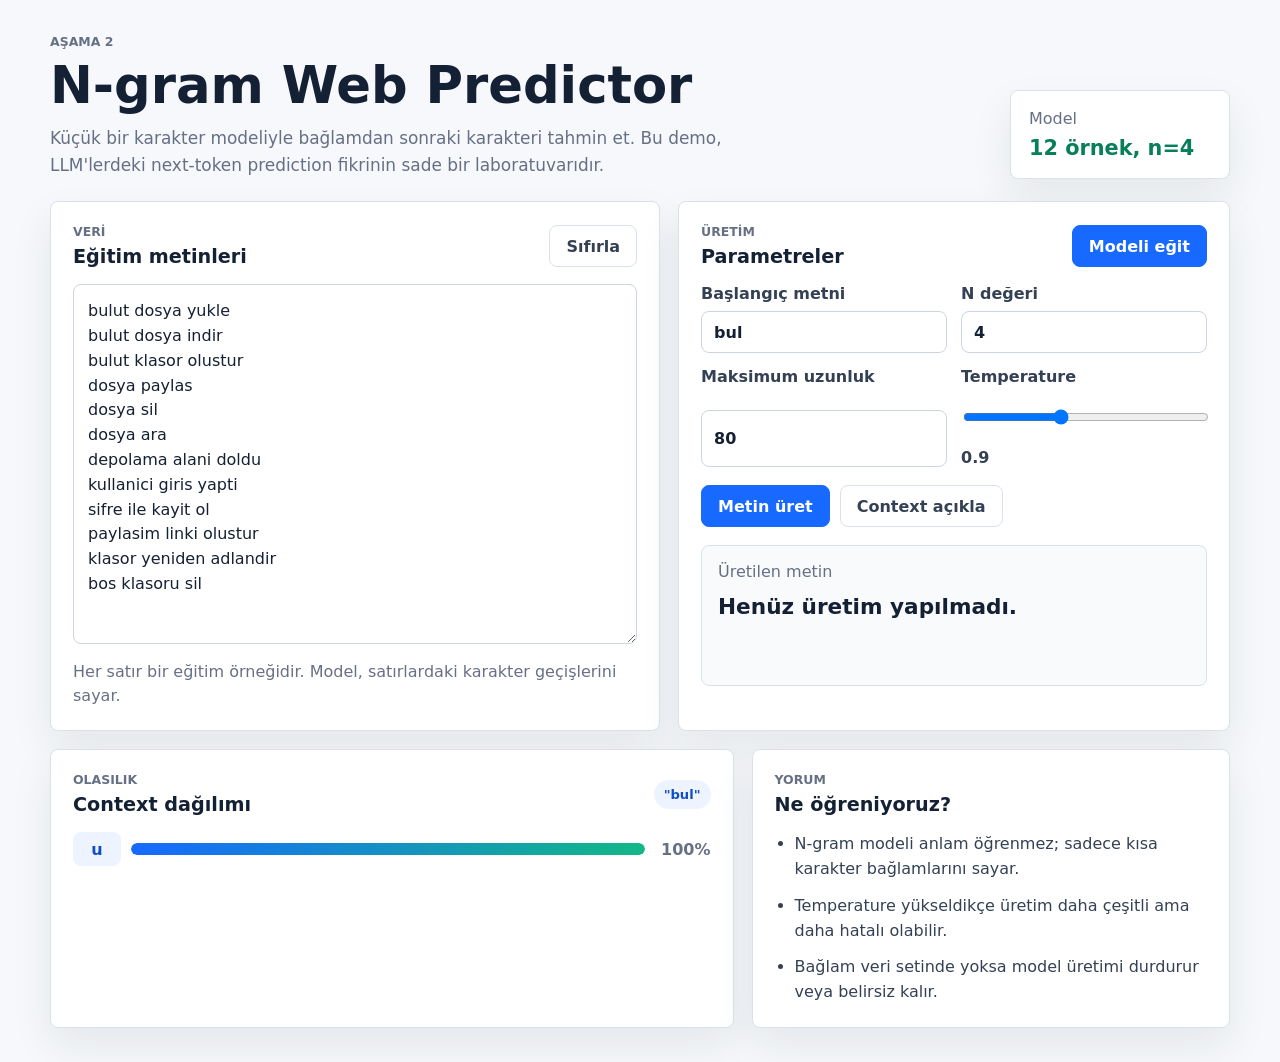
<file: 02-web-ngram/index.html>
<!doctype html>
<html lang="tr">
  <head>
    <meta charset="UTF-8" />
    <meta name="viewport" content="width=device-width, initial-scale=1.0" />
    <title>AI Evolution Lab - N-gram Web Predictor</title>
    <link rel="stylesheet" href="styles.css" />
  </head>
  <body>
    <main class="shell">
      <header class="hero">
        <div>
          <p class="eyebrow">Aşama 2</p>
          <h1>N-gram Web Predictor</h1>
          <p class="summary">
            Küçük bir karakter modeliyle bağlamdan sonraki karakteri tahmin et. Bu demo, LLM'lerdeki next-token prediction fikrinin sade bir laboratuvarıdır.
          </p>
        </div>
        <div class="status-card">
          <span>Model</span>
          <strong id="modelSummary">Hazır</strong>
        </div>
      </header>

      <section class="workspace">
        <section class="panel training-panel">
          <div class="panel-title">
            <div>
              <p class="eyebrow">Veri</p>
              <h2>Eğitim metinleri</h2>
            </div>
            <button id="resetButton" class="secondary-button" type="button">Sıfırla</button>
          </div>
          <textarea id="trainingText" spellcheck="false"></textarea>
          <p class="hint">Her satır bir eğitim örneğidir. Model, satırlardaki karakter geçişlerini sayar.</p>
        </section>

        <section class="panel controls-panel">
          <div class="panel-title">
            <div>
              <p class="eyebrow">Üretim</p>
              <h2>Parametreler</h2>
            </div>
            <button id="trainButton" class="primary-button" type="button">Modeli eğit</button>
          </div>

          <div class="control-grid">
            <label>
              Başlangıç metni
              <input id="seedInput" value="bul" />
            </label>
            <label>
              N değeri
              <input id="nInput" type="number" min="2" max="8" value="4" />
            </label>
            <label>
              Maksimum uzunluk
              <input id="maxLenInput" type="number" min="10" max="200" value="80" />
            </label>
            <label>
              Temperature
              <input id="temperatureInput" type="range" min="0.2" max="2" step="0.1" value="0.9" />
              <span id="temperatureValue">0.9</span>
            </label>
          </div>

          <div class="button-row">
            <button id="generateButton" class="primary-button" type="button">Metin üret</button>
            <button id="explainButton" class="secondary-button" type="button">Context açıkla</button>
          </div>

          <div class="result-box">
            <span>Üretilen metin</span>
            <output id="generatedOutput">Henüz üretim yapılmadı.</output>
          </div>
        </section>
      </section>

      <section class="inspector">
        <div class="panel">
          <div class="panel-title">
            <div>
              <p class="eyebrow">Olasılık</p>
              <h2>Context dağılımı</h2>
            </div>
            <span id="contextLabel" class="pill">context yok</span>
          </div>
          <div id="probabilityTable" class="probability-table"></div>
        </div>

        <div class="panel">
          <div class="panel-title">
            <div>
              <p class="eyebrow">Yorum</p>
              <h2>Ne öğreniyoruz?</h2>
            </div>
          </div>
          <ul class="notes">
            <li>N-gram modeli anlam öğrenmez; sadece kısa karakter bağlamlarını sayar.</li>
            <li>Temperature yükseldikçe üretim daha çeşitli ama daha hatalı olabilir.</li>
            <li>Bağlam veri setinde yoksa model üretimi durdurur veya belirsiz kalır.</li>
          </ul>
        </div>
      </section>
    </main>

    <script src="app.js"></script>
  </body>
</html>
</file>
<file: styles.css>
:root {
  --bg: #f5f7f1;
  --ink: #111c19;
  --muted: #5f6e68;
  --panel: #ffffff;
  --soft: #eef4ec;
  --line: #d9e4dd;
  --accent: #0f766e;
  --accent-strong: #064e49;
  --blue: #2f5bd3;
  --violet: #6d4bd1;
  --amber: #b7791f;
  --shadow: 0 20px 55px rgba(17, 28, 25, 0.1);
}

* {
  box-sizing: border-box;
}

html {
  scroll-behavior: smooth;
}

body {
  margin: 0;
  min-height: 100vh;
  background:
    linear-gradient(180deg, rgba(255, 255, 255, 0.9), rgba(245, 247, 241, 0.95)),
    radial-gradient(circle at 12% 8%, rgba(15, 118, 110, 0.12), transparent 30%),
    radial-gradient(circle at 84% 2%, rgba(47, 91, 211, 0.1), transparent 28%),
    var(--bg);
  color: var(--ink);
  font-family: Inter, ui-sans-serif, system-ui, -apple-system, BlinkMacSystemFont, "Segoe UI", sans-serif;
}

button,
textarea,
input,
select {
  font: inherit;
}

button,
a {
  -webkit-tap-highlight-color: transparent;
}

a {
  color: inherit;
  text-decoration: none;
}

.app-header,
main,
.app-footer {
  width: min(1220px, calc(100vw - 32px));
  margin: 0 auto;
}

.app-header {
  position: sticky;
  top: 0;
  z-index: 20;
  display: grid;
  grid-template-columns: minmax(220px, 1fr) auto auto;
  gap: 16px;
  align-items: center;
  padding: 16px 0;
  backdrop-filter: blur(16px);
}

.brand,
.app-header nav,
.header-actions,
.hero-actions,
.notes-actions {
  display: flex;
  align-items: center;
}

.brand {
  min-width: 0;
  gap: 10px;
}

.brand-mark {
  display: grid;
  width: 44px;
  height: 44px;
  flex: 0 0 auto;
  place-items: center;
  border-radius: 8px;
  background: var(--ink);
  color: #fff;
  font-weight: 950;
}

.brand strong,
.brand small {
  display: block;
}

.brand small,
.app-header nav a,
.hero-copy p,
.panel-title span,
.stat-grid small,
.progress-card span,
.section-heading p,
.week-card small,
.detail-head p,
.detail-block p,
.detail-block li,
.research-card p,
.notes-actions span,
.app-footer {
  color: var(--muted);
}

.app-header nav {
  gap: 6px;
}

.app-header nav a,
.chip-button {
  border-radius: 8px;
  padding: 9px 11px;
  font-weight: 850;
}

.app-header nav a:hover,
.chip-button:hover {
  background: rgba(15, 118, 110, 0.1);
  color: var(--accent-strong);
}

.header-actions {
  justify-content: flex-end;
  gap: 8px;
}

.chip-button {
  min-width: 72px;
  border: 1px solid var(--line);
  background: rgba(255, 255, 255, 0.82);
  color: var(--ink);
  cursor: pointer;
}

.hero {
  display: grid;
  grid-template-columns: minmax(0, 1fr) minmax(330px, 0.5fr);
  min-height: calc(100vh - 120px);
  gap: 28px;
  align-items: center;
  padding: 34px 0 54px;
}

.eyebrow {
  margin: 0 0 10px;
  color: var(--accent-strong);
  font-size: 0.78rem;
  font-weight: 950;
  letter-spacing: 0;
  text-transform: uppercase;
}

h1,
h2,
h3,
h4,
p {
  margin-top: 0;
}

h1 {
  max-width: 850px;
  margin-bottom: 18px;
  font-size: clamp(2.6rem, 7vw, 6.5rem);
  line-height: 0.95;
  letter-spacing: 0;
}

h2 {
  margin-bottom: 0;
  font-size: clamp(1.8rem, 4vw, 3.35rem);
  line-height: 1;
  letter-spacing: 0;
}

h3 {
  margin-bottom: 10px;
  font-size: 1.35rem;
}

h4 {
  margin-bottom: 8px;
  color: var(--accent-strong);
  font-size: 0.86rem;
}

.hero-copy p {
  max-width: 720px;
  font-size: 1.08rem;
  line-height: 1.7;
}

.hero-actions {
  flex-wrap: wrap;
  gap: 10px;
  margin-top: 24px;
}

.primary-button,
.secondary-button {
  display: inline-flex;
  min-height: 44px;
  align-items: center;
  justify-content: center;
  border-radius: 8px;
  padding: 0 16px;
  border: 1px solid transparent;
  cursor: pointer;
  font-weight: 900;
}

.primary-button {
  background: var(--accent);
  color: #fff;
}

.primary-button:hover {
  background: var(--accent-strong);
}

.secondary-button {
  border-color: var(--line);
  background: #fff;
  color: var(--ink);
}

.secondary-button:hover {
  border-color: rgba(15, 118, 110, 0.42);
  color: var(--accent-strong);
}

.panel,
.hero-panel,
.week-card,
.research-card {
  border: 1px solid var(--line);
  border-radius: 8px;
  background: rgba(255, 255, 255, 0.94);
  box-shadow: var(--shadow);
}

.hero-panel,
.panel {
  padding: 20px;
}

.hero-panel {
  display: grid;
  gap: 18px;
}

.panel-title,
.progress-card > div:first-child,
.section-heading {
  display: flex;
  align-items: end;
  justify-content: space-between;
  gap: 18px;
}

.panel-title strong {
  color: var(--accent-strong);
}

.stat-grid {
  display: grid;
  grid-template-columns: repeat(2, minmax(0, 1fr));
  gap: 10px;
}

.stat-grid span {
  border-radius: 8px;
  background: var(--soft);
  padding: 14px;
}

.stat-grid strong,
.stat-grid small {
  display: block;
}

.stat-grid strong {
  margin-bottom: 5px;
  font-size: 1.35rem;
}

.progress-card {
  display: grid;
  gap: 10px;
}

.progress-card strong {
  color: var(--accent-strong);
}

.progress-track {
  height: 12px;
  overflow: hidden;
  border-radius: 999px;
  background: #e2e9e5;
}

.progress-track span {
  display: block;
  width: 0;
  height: 100%;
  border-radius: inherit;
  background: linear-gradient(90deg, var(--accent), var(--blue));
  transition: width 0.25s ease;
}

.roadmap,
.week-lab,
.studio,
.research {
  padding: 42px 0;
}

.section-heading {
  margin-bottom: 18px;
}

.roadmap-layout {
  display: grid;
  grid-template-columns: minmax(300px, 0.42fr) minmax(0, 1fr);
  gap: 16px;
  align-items: start;
}

.week-list {
  display: grid;
  max-height: 780px;
  gap: 10px;
  overflow: auto;
  padding-right: 4px;
}

.week-card {
  display: grid;
  gap: 6px;
  padding: 14px;
  border-radius: 8px;
  color: var(--ink);
  text-align: left;
  cursor: pointer;
}

.week-card span {
  width: fit-content;
  border-radius: 8px;
  background: #edf1ff;
  color: var(--blue);
  padding: 4px 8px;
  font-size: 0.75rem;
  font-weight: 950;
}

.week-card strong {
  font-size: 1rem;
}

.week-card small {
  line-height: 1.45;
}

.week-card.is-active {
  border-color: rgba(15, 118, 110, 0.55);
  box-shadow: 0 0 0 3px rgba(15, 118, 110, 0.1), var(--shadow);
}

.week-card.is-done span {
  background: #e3f8ef;
  color: var(--accent-strong);
}

.week-detail {
  display: grid;
  gap: 14px;
}

.detail-head {
  border-bottom: 1px solid var(--line);
  padding-bottom: 14px;
}

.detail-head span,
.level-note {
  width: fit-content;
  border-radius: 8px;
  background: #f5eadb;
  color: var(--amber);
  padding: 6px 9px;
  font-size: 0.78rem;
  font-weight: 950;
}

.detail-head h3 {
  margin: 12px 0 8px;
  font-size: clamp(1.8rem, 4vw, 3rem);
  line-height: 1;
}

.detail-head p,
.detail-block p,
.detail-block li {
  line-height: 1.6;
}

.detail-block {
  border-radius: 8px;
  background: #f8faf7;
  padding: 14px;
}

.detail-block ul {
  margin: 0;
  padding-left: 18px;
}

.detail-block p {
  margin-bottom: 0;
}

.level-note {
  width: 100%;
  background: #eef2ff;
  color: #253d8f;
  line-height: 1.5;
}

.studio-grid,
.research-grid,
.week1-grid,
.academic-grid,
.model-grid {
  display: grid;
  grid-template-columns: repeat(2, minmax(0, 1fr));
  gap: 16px;
}

.notebook-panel,
.notebook-panel label,
.panel,
.lab-panel,
.model-card {
  display: grid;
  gap: 14px;
}

textarea,
input,
select {
  width: 100%;
  border: 1px solid #cddbd4;
  border-radius: 8px;
  background: #fff;
  color: var(--ink);
  padding: 13px;
  outline: none;
  resize: vertical;
  line-height: 1.55;
}

input,
select {
  min-height: 44px;
}

textarea {
  min-height: 150px;
}

textarea:focus,
input:focus,
select:focus {
  border-color: var(--accent);
  box-shadow: 0 0 0 3px rgba(15, 118, 110, 0.14);
}

#promptOutput {
  min-height: 230px;
}

.compact-grid,
.score-grid,
.fact-grid {
  display: grid;
  grid-template-columns: repeat(2, minmax(0, 1fr));
  gap: 12px;
}

.fact-grid {
  grid-template-columns: repeat(3, minmax(0, 1fr));
}

.fact-grid label {
  display: flex;
  min-height: 42px;
  align-items: center;
  gap: 8px;
  border: 1px solid var(--line);
  border-radius: 8px;
  background: #f8faf7;
  padding: 8px 10px;
  font-weight: 850;
}

.fact-grid input {
  width: 16px;
  min-height: 16px;
  accent-color: var(--accent);
}

.model-grid {
  margin: 16px 0;
  grid-template-columns: repeat(3, minmax(0, 1fr));
}

.model-card textarea {
  min-height: 178px;
}

.model-card .panel-title strong {
  border-radius: 8px;
  background: var(--soft);
  padding: 6px 9px;
}

#portfolioOutput,
#week2PortfolioOutput,
#week3PortfolioOutput,
#week4PortfolioOutput {
  min-height: 360px;
  font-family: ui-monospace, SFMono-Regular, Consolas, "Liberation Mono", monospace;
  font-size: 0.92rem;
}

.text-output {
  display: block;
  min-height: 140px;
  border: 1px solid var(--line);
  border-radius: 8px;
  background: #f8faf7;
  padding: 14px;
  color: var(--ink);
  line-height: 1.6;
  white-space: pre-wrap;
}

.probability-list {
  display: grid;
  gap: 8px;
}

.probability-row {
  position: relative;
  display: grid;
  grid-template-columns: 1fr auto;
  gap: 10px;
  overflow: hidden;
  border: 1px solid var(--line);
  border-radius: 8px;
  background: #fff;
  padding: 9px 10px;
}

.probability-row span,
.probability-row b {
  position: relative;
  z-index: 1;
}

.probability-row i {
  position: absolute;
  inset: 0 auto 0 0;
  background: rgba(15, 118, 110, 0.14);
}

.rule-output {
  display: grid;
  min-height: 190px;
  gap: 10px;
  border: 1px solid var(--line);
  border-radius: 8px;
  background: #f8faf7;
  padding: 12px;
}

.rule-output:empty::before {
  content: "Run the rule system to see the explanation trace.";
  color: var(--muted);
  font-weight: 750;
}

.confusion-matrix,
.data-table {
  overflow: auto;
  border: 1px solid var(--line);
  border-radius: 8px;
  background: #f8faf7;
}

.matrix-grid {
  display: grid;
  grid-template-columns: repeat(3, minmax(0, 1fr));
  min-width: 360px;
}

.matrix-grid span,
.matrix-grid strong,
.matrix-grid b {
  display: grid;
  min-height: 46px;
  place-items: center;
  border-right: 1px solid var(--line);
  border-bottom: 1px solid var(--line);
  padding: 8px;
}

.matrix-grid strong {
  color: var(--accent-strong);
  background: rgba(15, 118, 110, 0.08);
}

.matrix-grid b {
  background: #fff;
  font-size: 1.2rem;
}

.data-table table {
  width: 100%;
  min-width: 560px;
  border-collapse: collapse;
}

.data-table th,
.data-table td {
  border-bottom: 1px solid var(--line);
  padding: 10px 12px;
  text-align: left;
}

.data-table th {
  color: var(--accent-strong);
  background: rgba(15, 118, 110, 0.08);
}

.resource-list,
.rubric-list {
  display: grid;
  gap: 10px;
}

.resource-item,
.rubric-item {
  border: 1px solid var(--line);
  border-radius: 8px;
  background: #f8faf7;
  padding: 12px;
}

.resource-item span {
  display: inline-flex;
  width: fit-content;
  margin-bottom: 8px;
  border-radius: 8px;
  background: #eef2ff;
  color: #253d8f;
  padding: 4px 8px;
  font-size: 0.76rem;
  font-weight: 950;
}

.resource-item strong,
.rubric-item h4 {
  display: block;
  margin-bottom: 6px;
}

.resource-item p,
.rubric-item p {
  margin-bottom: 0;
  line-height: 1.55;
}

.rubric-item p + p {
  margin-top: 8px;
}

.full-button {
  width: 100%;
}

.notes-actions {
  justify-content: space-between;
  gap: 12px;
}

.research-grid {
  grid-template-columns: repeat(4, minmax(0, 1fr));
}

.research-card {
  min-height: 150px;
  padding: 18px;
}

.research-card strong {
  display: block;
  margin-bottom: 10px;
  color: var(--accent-strong);
  font-size: 1.05rem;
}

.research-card p {
  margin-bottom: 0;
  line-height: 1.55;
}

.app-footer {
  display: flex;
  align-items: center;
  justify-content: space-between;
  gap: 16px;
  padding: 30px 0 36px;
}

.app-footer a {
  color: var(--accent-strong);
  font-weight: 900;
}

.toast {
  position: fixed;
  right: 18px;
  bottom: 18px;
  z-index: 30;
  transform: translateY(12px);
  border-radius: 8px;
  background: var(--ink);
  color: #fff;
  padding: 12px 14px;
  font-weight: 900;
  opacity: 0;
  pointer-events: none;
  transition: opacity 0.2s ease, transform 0.2s ease;
}

.toast.is-visible {
  transform: translateY(0);
  opacity: 1;
}

@media (max-width: 980px) {
  .app-header,
  .hero,
  .roadmap-layout,
  .studio-grid,
  .week1-grid,
  .academic-grid,
  .model-grid {
    grid-template-columns: 1fr;
  }

  .app-header nav,
  .header-actions {
    justify-content: flex-start;
  }

  .hero {
    min-height: auto;
  }

  .research-grid {
    grid-template-columns: repeat(2, minmax(0, 1fr));
  }
}

@media (max-width: 640px) {
  .app-header nav,
  .hero-actions,
  .hero-actions a,
  .hero-actions button,
  .section-heading,
  .app-footer,
  .notes-actions {
    align-items: stretch;
    flex-direction: column;
  }

  .app-header nav {
    display: grid;
    grid-template-columns: repeat(2, minmax(0, 1fr));
  }

  .app-header nav a {
    text-align: center;
  }

  .stat-grid,
  .research-grid,
  .compact-grid,
  .score-grid,
  .fact-grid {
    grid-template-columns: 1fr;
  }
}
</file>
<file: 02-web-ngram/styles.css>
:root {
  --bg: #f6f8fb;
  --panel: #ffffff;
  --ink: #142033;
  --muted: #667085;
  --line: #d9e2ec;
  --accent: #1769ff;
  --accent-dark: #0f4ec5;
  --green: #087f5b;
  --shadow: 0 18px 42px rgba(20, 32, 51, 0.08);
}

* {
  box-sizing: border-box;
}

body {
  margin: 0;
  min-height: 100vh;
  background: var(--bg);
  color: var(--ink);
  font-family: Inter, ui-sans-serif, system-ui, -apple-system, BlinkMacSystemFont, "Segoe UI", sans-serif;
}

button,
input,
textarea {
  font: inherit;
}

button {
  cursor: pointer;
}

.shell {
  width: min(1180px, calc(100vw - 32px));
  margin: 0 auto;
  padding: 34px 0;
}

.hero,
.workspace,
.inspector {
  display: grid;
  gap: 18px;
}

.hero {
  grid-template-columns: minmax(0, 1fr) 220px;
  align-items: end;
  margin-bottom: 22px;
}

.eyebrow {
  margin: 0 0 6px;
  color: var(--muted);
  font-size: 0.78rem;
  font-weight: 800;
  letter-spacing: 0;
  text-transform: uppercase;
}

h1,
h2,
p {
  margin-top: 0;
}

h1 {
  margin-bottom: 10px;
  font-size: clamp(2rem, 4vw, 3.8rem);
  letter-spacing: 0;
}

h2 {
  margin-bottom: 0;
  font-size: 1.2rem;
}

.summary {
  max-width: 760px;
  margin-bottom: 0;
  color: var(--muted);
  font-size: 1.06rem;
  line-height: 1.6;
}

.workspace {
  grid-template-columns: minmax(0, 1.05fr) minmax(360px, 0.95fr);
}

.inspector {
  grid-template-columns: minmax(0, 1fr) minmax(320px, 0.7fr);
  margin-top: 18px;
}

.panel,
.status-card {
  border: 1px solid var(--line);
  border-radius: 8px;
  background: var(--panel);
  box-shadow: var(--shadow);
}

.panel {
  padding: 22px;
}

.status-card {
  display: grid;
  gap: 8px;
  padding: 18px;
}

.status-card span,
.result-box span,
.hint {
  color: var(--muted);
}

.status-card strong {
  color: var(--green);
  font-size: 1.3rem;
}

.panel-title {
  display: flex;
  align-items: center;
  justify-content: space-between;
  gap: 16px;
  margin-bottom: 16px;
}

textarea,
input {
  width: 100%;
  border: 1px solid #cbd5e1;
  border-radius: 8px;
  background: #fff;
  color: var(--ink);
  outline: none;
}

textarea:focus,
input:focus {
  border-color: var(--accent);
  box-shadow: 0 0 0 3px rgba(23, 105, 255, 0.14);
}

textarea {
  min-height: 360px;
  resize: vertical;
  padding: 14px;
  line-height: 1.55;
}

label {
  display: grid;
  gap: 8px;
  color: #344054;
  font-weight: 760;
}

input {
  min-height: 42px;
  padding: 0 12px;
}

input[type="range"] {
  padding: 0;
}

.hint {
  margin: 12px 0 0;
  line-height: 1.5;
}

.control-grid {
  display: grid;
  grid-template-columns: repeat(2, minmax(0, 1fr));
  gap: 14px;
}

.primary-button,
.secondary-button {
  display: inline-flex;
  align-items: center;
  justify-content: center;
  min-height: 42px;
  border-radius: 8px;
  padding: 0 16px;
  font-weight: 800;
}

.primary-button {
  border: 1px solid var(--accent);
  background: var(--accent);
  color: #fff;
}

.primary-button:hover {
  background: var(--accent-dark);
}

.secondary-button {
  border: 1px solid var(--line);
  background: #fff;
  color: #344054;
}

.secondary-button:hover {
  border-color: #b5d4ff;
  color: var(--accent-dark);
}

.button-row {
  display: flex;
  flex-wrap: wrap;
  gap: 10px;
  margin: 18px 0;
}

.result-box {
  display: grid;
  gap: 10px;
  border: 1px solid var(--line);
  border-radius: 8px;
  background: #f8fafc;
  padding: 16px;
}

output {
  min-height: 78px;
  overflow-wrap: anywhere;
  font-size: 1.35rem;
  font-weight: 850;
  line-height: 1.5;
}

.pill {
  border-radius: 999px;
  background: #eef4ff;
  color: var(--accent-dark);
  padding: 7px 10px;
  font-size: 0.82rem;
  font-weight: 850;
}

.probability-table {
  display: grid;
  gap: 10px;
}

.probability-row {
  display: grid;
  grid-template-columns: 48px minmax(0, 1fr) 56px;
  align-items: center;
  gap: 10px;
}

.char-cell {
  display: grid;
  min-height: 34px;
  place-items: center;
  border-radius: 8px;
  background: #eef4ff;
  color: var(--accent-dark);
  font-weight: 900;
}

.bar {
  height: 12px;
  overflow: hidden;
  border-radius: 999px;
  background: #e6ebf2;
}

.bar span {
  display: block;
  height: 100%;
  border-radius: inherit;
  background: linear-gradient(90deg, var(--accent), #12b886);
}

.probability {
  color: var(--muted);
  font-weight: 780;
  text-align: right;
}

.notes {
  display: grid;
  gap: 12px;
  margin: 0;
  padding-left: 20px;
  color: #344054;
  line-height: 1.55;
}

@media (max-width: 860px) {
  .hero,
  .workspace,
  .inspector {
    grid-template-columns: 1fr;
  }

  .control-grid {
    grid-template-columns: 1fr;
  }
}
</file>
